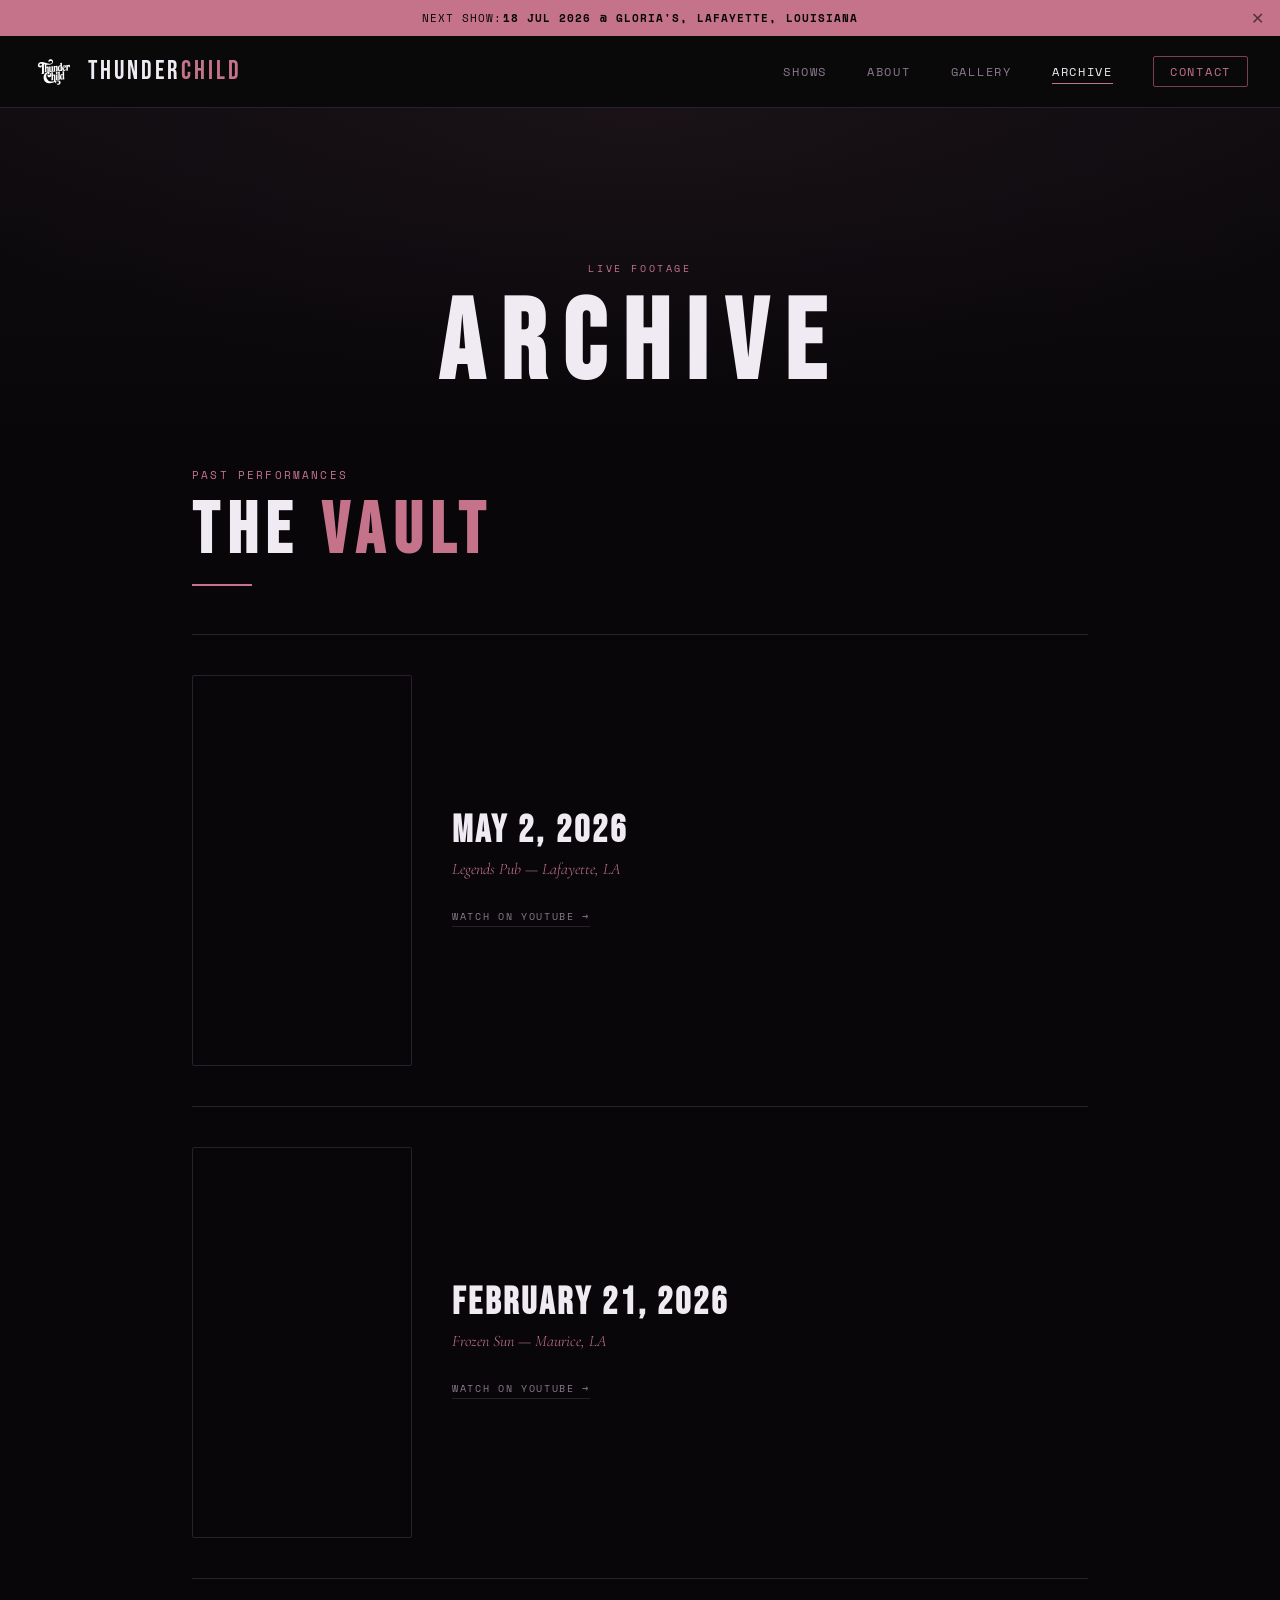
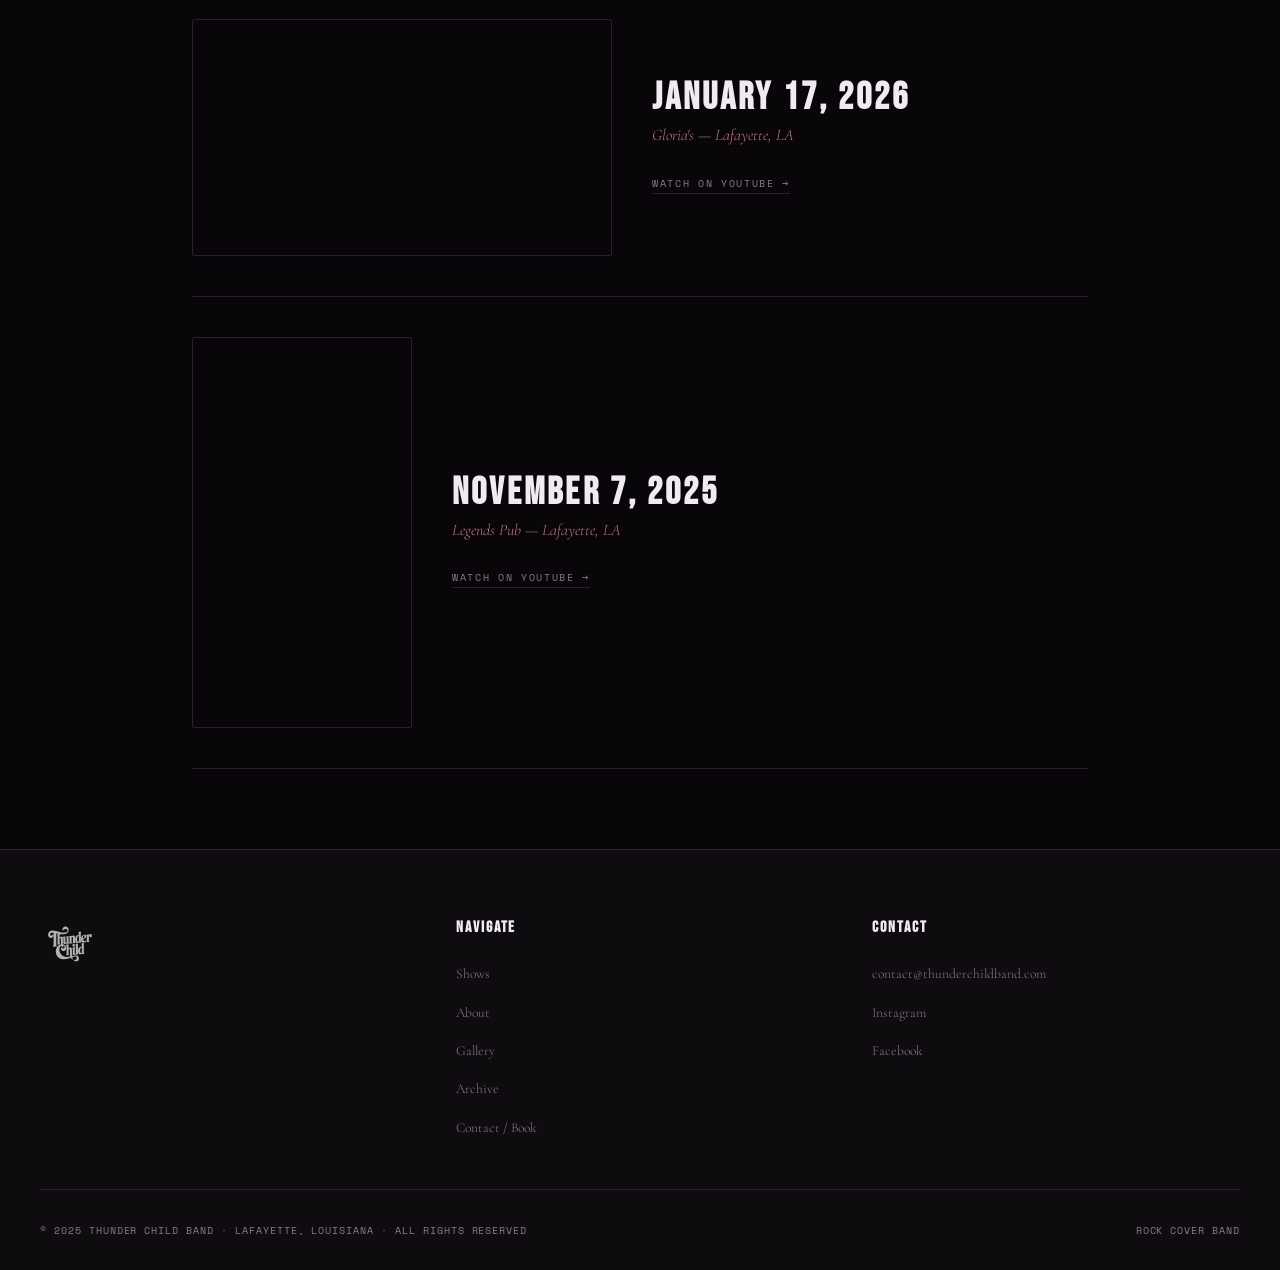
<file: archive.html>
<!DOCTYPE html>
<html lang="en">
<head>
  <meta charset="UTF-8">
  <meta name="viewport" content="width=device-width, initial-scale=1.0">
  <title>Thunder Child — Archive</title>
  <meta name="description" content="Watch Thunder Child live performance clips from past shows.">
  <link rel="stylesheet" href="style.css">
  <style>
    .archive-container {
      max-width: 960px;
      margin: 0 auto;
      padding: 0 2rem 5rem;
    }

    .archive-show {
      display: flex;
      gap: 2.5rem;
      margin-bottom: 0;
      padding: 2.5rem 0;
      border-bottom: 1px solid var(--border);
      align-items: center;
      transition: background 0.3s;
    }
    .archive-show:first-of-type { border-top: 1px solid var(--border); }
    .archive-show:hover { background: rgba(196,115,138,0.03); }

    /* 16:9 horizontal */
    .archive-video {
      width: 420px;
      aspect-ratio: 16 / 9;
      flex-shrink: 0;
      overflow: hidden;
      border: 1px solid var(--border);
      border-radius: 2px;
    }

    /* 9:16 vertical Shorts */
    .short-video {
      width: 220px;
      aspect-ratio: 9 / 16;
    }

    .archive-video iframe {
      width: 100%;
      height: 100%;
      border: none;
      display: block;
    }

    .archive-details {
      flex: 1;
    }
    .archive-details h2 {
      font-family: var(--font-display);
      font-size: 2.4rem;
      letter-spacing: 0.08em;
      color: var(--white);
      margin-bottom: 0.3rem;
      line-height: 1;
    }
    .archive-details .venue {
      font-size: 1rem;
      color: var(--gold);
      font-style: italic;
      margin-bottom: 1.2rem;
    }
    .archive-details .watch-link {
      font-family: var(--font-mono);
      font-size: 0.65rem;
      letter-spacing: 0.16em;
      text-transform: uppercase;
      color: var(--dim);
      border-bottom: 1px solid var(--border);
      padding-bottom: 2px;
      transition: color 0.2s, border-color 0.2s;
    }
    .archive-show:hover .archive-details .watch-link {
      color: var(--gold);
      border-color: var(--gold);
    }

    @media (max-width: 768px) {
      .archive-show { flex-direction: column; align-items: flex-start; gap: 1.5rem; }
      .archive-video { width: 100%; }
      .short-video { width: 100%; max-width: 320px; }
    }
  </style>
</head>
<body>

  <div class="announcement-bar" id="announcement-bar"></div>

  <nav class="site-nav" role="navigation">
    <a href="index.html" class="nav-logo" aria-label="Thunder Child Home">
      <img src="assets/tc-new.svg" alt="Thunder Child logo">
      <span class="nav-logo-text">THUNDER<span>CHILD</span></span>
    </a>
    <ul class="nav-links" role="list">
      <li><a href="shows.html">Shows</a></li>
      <li><a href="about.html">About</a></li>
      <li><a href="gallery.html">Gallery</a></li>
      <li><a href="archive.html">Archive</a></li>
      <li><a href="contact.html" class="cta-link">Contact</a></li>
    </ul>
    <button class="nav-toggle" id="nav-toggle" aria-label="Toggle menu">
      <span></span><span></span><span></span>
    </button>
  </nav>
  <nav class="nav-mobile" id="nav-mobile">
    <a href="shows.html">Shows</a>
    <a href="about.html">About</a>
    <a href="gallery.html">Gallery</a>
    <a href="archive.html">Archive</a>
    <a href="contact.html">Contact</a>
  </nav>

  <header class="page-header">
    <div class="page-header-inner">
      <p class="page-header-subtitle">Live Footage</p>
      <h1 class="page-header-title">ARCHIVE</h1>
    </div>
  </header>

  <main>
    <div class="section archive-container">

      <p class="section-subtitle">Past Performances</p>
      <h2 class="section-title">The <span>Vault</span></h2>
      <span class="section-line"></span>

      <div class="archive-show">
        <div class="archive-video short-video">
          <iframe src="https://www.youtube.com/embed/ZOvPCTSVaPM"
            title="Legends Pub 5/2/26" frameborder="0"
            allow="accelerometer; autoplay; clipboard-write; encrypted-media; gyroscope; picture-in-picture; web-share"
            allowfullscreen></iframe>
        </div>
        <div class="archive-details">
          <h2>May 2, 2026</h2>
          <p class="venue">Legends Pub — Lafayette, LA</p>
          <a href="https://www.youtube.com/watch?v=ZOvPCTSVaPM" target="_blank" rel="noopener" class="watch-link">Watch on YouTube →</a>
        </div>
      </div>

      <div class="archive-show">
        <div class="archive-video short-video">
          <iframe src="https://www.youtube.com/embed/Nn9TwPXHtVw"
            title="Frozen Sun 2/21/26" frameborder="0"
            allow="accelerometer; autoplay; clipboard-write; encrypted-media; gyroscope; picture-in-picture; web-share"
            allowfullscreen></iframe>
        </div>
        <div class="archive-details">
          <h2>February 21, 2026</h2>
          <p class="venue">Frozen Sun — Maurice, LA</p>
          <a href="https://www.youtube.com/watch?v=Nn9TwPXHtVw" target="_blank" rel="noopener" class="watch-link">Watch on YouTube →</a>
        </div>
      </div>

      <div class="archive-show">
        <div class="archive-video">
          <iframe src="https://www.youtube.com/embed/-hg2nxXHioo"
            title="Gloria's 1/17/26" frameborder="0"
            allow="accelerometer; autoplay; clipboard-write; encrypted-media; gyroscope; picture-in-picture"
            allowfullscreen></iframe>
        </div>
        <div class="archive-details">
          <h2>January 17, 2026</h2>
          <p class="venue">Gloria's — Lafayette, LA</p>
          <a href="https://www.youtube.com/watch?v=-hg2nxXHioo" target="_blank" rel="noopener" class="watch-link">Watch on YouTube →</a>
        </div>
      </div>

      <div class="archive-show">
        <div class="archive-video short-video">
          <iframe src="https://www.youtube.com/embed/EGiMKe_sge0"
            title="Legends Pub 11/7/25" frameborder="0"
            allow="accelerometer; autoplay; clipboard-write; encrypted-media; gyroscope; picture-in-picture; web-share"
            allowfullscreen></iframe>
        </div>
        <div class="archive-details">
          <h2>November 7, 2025</h2>
          <p class="venue">Legends Pub — Lafayette, LA</p>
          <a href="https://www.youtube.com/watch?v=EGiMKe_sge0" target="_blank" rel="noopener" class="watch-link">Watch on YouTube →</a>
        </div>
      </div>

    </div>
  </main>

  <footer class="site-footer">
    <div class="footer-inner">
      <div>
        <img src="assets/tc-new.svg" alt="Thunder Child" class="footer-brand-logo">
      </div>
      <div>
        <h4 class="footer-col-title">Navigate</h4>
        <ul class="footer-links">
          <li><a href="shows.html">Shows</a></li>
          <li><a href="about.html">About</a></li>
          <li><a href="gallery.html">Gallery</a></li>
          <li><a href="archive.html">Archive</a></li>
          <li><a href="contact.html">Contact / Book</a></li>
        </ul>
      </div>
      <div>
        <h4 class="footer-col-title">Contact</h4>
        <ul class="footer-links">
          <li><a href="mailto:contact@thunderchildband.com">contact@thunderchildband.com</a></li>
          <li><a href="https://instagram.com/thunderchildband" target="_blank" rel="noopener">Instagram</a></li>
          <li><a href="https://facebook.com/thunderchildbandLA" target="_blank" rel="noopener">Facebook</a></li>
        </ul>
      </div>
    </div>
    <div class="footer-bottom">
      <span>© 2025 Thunder Child Band · Lafayette, Louisiana · All Rights Reserved</span>
      <span>Rock Cover Band</span>
    </div>
  </footer>

  <script src="shows-data.js"></script>
  <script src="nav.js"></script>
</body>
</html>
</file>
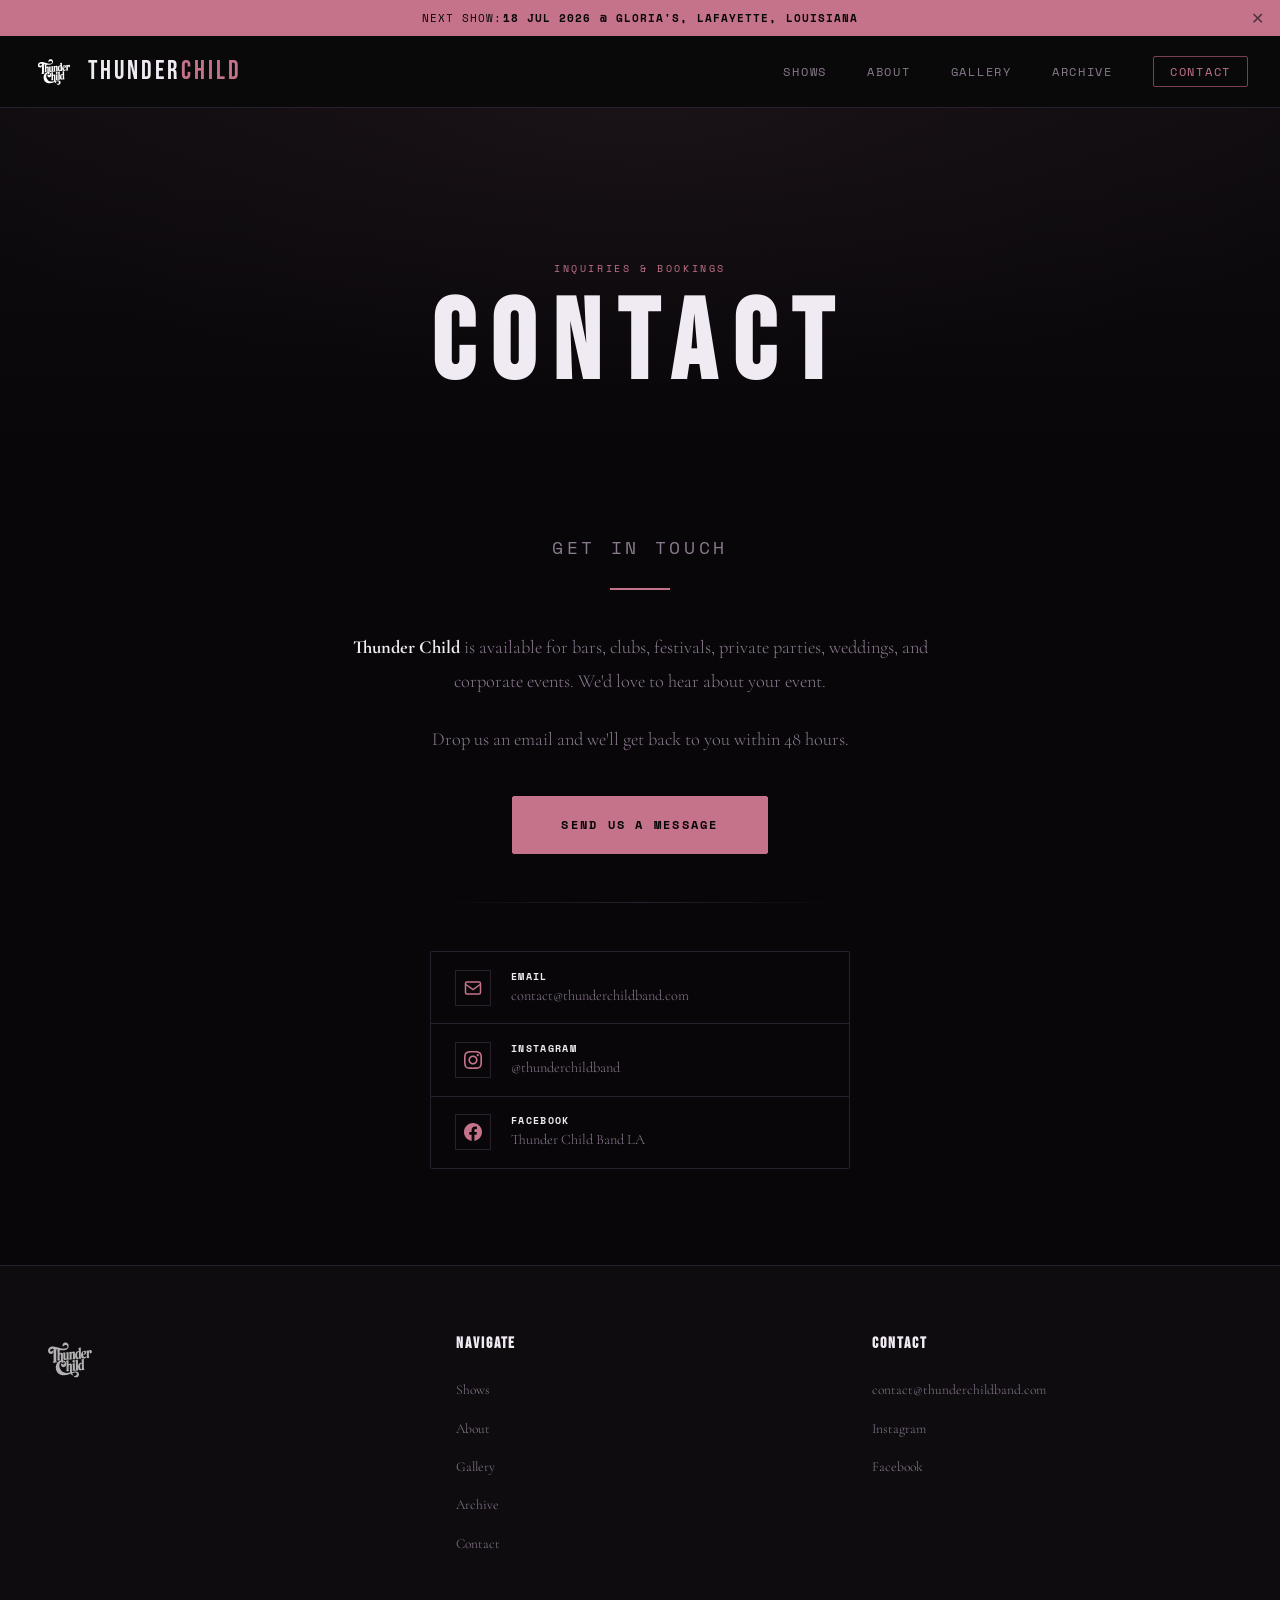
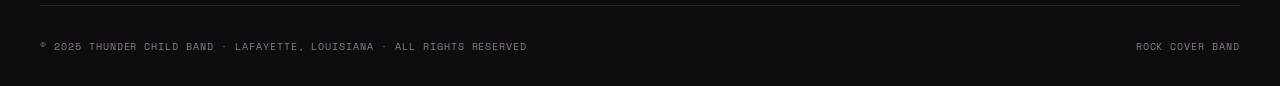
<file: contact.html>
<!DOCTYPE html>
<html lang="en">
<head>
  <meta charset="UTF-8">
  <meta name="viewport" content="width=device-width, initial-scale=1.0">
  <title>Thunder Child — Contact &amp; Booking</title>
  <meta name="description" content="Contact Thunder Child to book them for your event or get in touch.">
  <link rel="stylesheet" href="style.css">
  <style>
    .contact-page {
      max-width: 700px;
      margin: 0 auto;
      text-align: center;
      padding: 4rem 2rem 6rem;
    }
    .contact-page p {
      font-size: 1.15rem;
      line-height: 1.85;
      color: var(--dim);
      margin-bottom: 1.5rem;
    }
    .contact-page p strong { color: var(--white); }

    .contact-divider {
      height: 1px;
      background: linear-gradient(to right, transparent, var(--border), transparent);
      margin: 3rem auto;
      max-width: 400px;
    }

    .contact-details {
      display: flex;
      flex-direction: column;
      gap: 0;
      max-width: 420px;
      margin: 0 auto;
      text-align: left;
    }
    .contact-detail-row {
      display: flex;
      align-items: center;
      gap: 1.25rem;
      padding: 1.1rem 1.5rem;
      border: 1px solid var(--border);
      border-bottom: none;
      color: var(--dim);
      transition: background var(--transition), color var(--transition), border-color var(--transition);
    }
    .contact-detail-row:first-child { border-radius: 2px 2px 0 0; }
    .contact-detail-row:last-child { border-bottom: 1px solid var(--border); border-radius: 0 0 2px 2px; }
    .contact-detail-row:hover { background: var(--charcoal); color: var(--white); border-color: var(--gold-dk); }
    .contact-detail-icon {
      width: 36px; height: 36px; flex-shrink: 0;
      border: 1px solid var(--border);
      display: flex; align-items: center; justify-content: center;
      color: var(--gold);
    }
    .contact-detail-icon svg { width: 18px; height: 18px; }
    .contact-detail-text { font-size: 0.9rem; line-height: 1.4; }
    .contact-detail-text strong {
      display: block;
      font-family: var(--font-mono);
      font-size: 0.6rem;
      letter-spacing: 0.14em;
      text-transform: uppercase;
      color: var(--white);
      margin-bottom: 0.15rem;
    }

    .btn-email {
      display: inline-block;
      font-family: var(--font-mono);
      font-size: 0.78rem;
      letter-spacing: 0.18em;
      text-transform: uppercase;
      padding: 1.1rem 3rem;
      background: var(--gold);
      color: var(--black);
      border: 1px solid var(--gold);
      border-radius: 2px;
      font-weight: 700;
      transition: all var(--transition);
      margin-top: 1rem;
    }
    .btn-email:hover {
      background: var(--gold-lt);
      border-color: var(--gold-lt);
      transform: translateY(-2px);
      box-shadow: 0 8px 24px rgba(196,115,138,0.3);
    }
  </style>
</head>
<body>

  <div class="announcement-bar" id="announcement-bar"></div>

  <nav class="site-nav" role="navigation">
    <a href="index.html" class="nav-logo" aria-label="Thunder Child Home">
      <img src="assets/tc-new.svg" alt="Thunder Child logo">
      <span class="nav-logo-text">THUNDER<span>CHILD</span></span>
    </a>
    <ul class="nav-links" role="list">
      <li><a href="shows.html">Shows</a></li>
      <li><a href="about.html">About</a></li>
      <li><a href="gallery.html">Gallery</a></li>
      <li><a href="archive.html">Archive</a></li>
      <li><a href="contact.html" class="cta-link">Contact</a></li>
    </ul>
    <button class="nav-toggle" id="nav-toggle" aria-label="Toggle menu">
      <span></span><span></span><span></span>
    </button>
  </nav>
  <nav class="nav-mobile" id="nav-mobile">
    <a href="shows.html">Shows</a>
    <a href="about.html">About</a>
    <a href="gallery.html">Gallery</a>
    <a href="archive.html">Archive</a>
    <a href="contact.html">Contact</a>
  </nav>

  <header class="page-header">
    <div class="page-header-inner">
      <p class="page-header-subtitle">Inquiries &amp; Bookings</p>
      <h1 class="page-header-title">CONTACT</h1>
    </div>
  </header>

  <main>
    <div class="section contact-page">

      <p class="section-subtitle reveal">Get in Touch</p>
      <span class="section-line reveal" style="margin: 0 auto 2.5rem;"></span>

      <p class="reveal">
        <strong>Thunder Child</strong> is available for bars, clubs, festivals, private parties,
        weddings, and corporate events. We'd love to hear about your event.
      </p>
      <p class="reveal">
        Drop us an email and we'll get back to you within 48 hours.
      </p>

      <a href="mailto:contact@thunderchildband.com" class="btn-email reveal">
        Send Us a Message
      </a>

      <div class="contact-divider reveal"></div>

      <div class="contact-details reveal">
        <a href="mailto:contact@thunderchildband.com" class="contact-detail-row">
          <div class="contact-detail-icon">
            <svg viewBox="0 0 24 24" fill="none" stroke="currentColor" stroke-width="2"><rect x="2" y="4" width="20" height="16" rx="2"/><path d="m2 7 10 7 10-7"/></svg>
          </div>
          <div class="contact-detail-text">
            <strong>Email</strong>
            contact@thunderchildband.com
          </div>
        </a>
        <a href="https://instagram.com/thunderchildband" class="contact-detail-row" target="_blank" rel="noopener">
          <div class="contact-detail-icon">
            <svg viewBox="0 0 24 24" fill="currentColor"><path d="M12 2.163c3.204 0 3.584.012 4.85.07 3.252.148 4.771 1.691 4.919 4.919.058 1.265.069 1.645.069 4.849 0 3.205-.012 3.584-.069 4.849-.149 3.225-1.664 4.771-4.919 4.919-1.266.058-1.644.07-4.85.07-3.204 0-3.584-.012-4.849-.07-3.26-.149-4.771-1.699-4.919-4.92-.058-1.265-.07-1.644-.07-4.849 0-3.204.013-3.583.07-4.849.149-3.227 1.664-4.771 4.919-4.919 1.266-.057 1.645-.069 4.849-.069zm0-2.163c-3.259 0-3.667.014-4.947.072-4.358.2-6.78 2.618-6.98 6.98-.059 1.281-.073 1.689-.073 4.948 0 3.259.014 3.668.072 4.948.2 4.358 2.618 6.78 6.98 6.98 1.281.058 1.689.072 4.948.072 3.259 0 3.668-.014 4.948-.072 4.354-.2 6.782-2.618 6.979-6.98.059-1.28.073-1.689.073-4.948 0-3.259-.014-3.667-.072-4.947-.196-4.354-2.617-6.78-6.979-6.98-1.281-.059-1.69-.073-4.949-.073zm0 5.838c-3.403 0-6.162 2.759-6.162 6.162s2.759 6.163 6.162 6.163 6.162-2.759 6.162-6.163c0-3.403-2.759-6.162-6.162-6.162zm0 10.162c-2.209 0-4-1.79-4-4 0-2.209 1.791-4 4-4s4 1.791 4 4c0 2.21-1.791 4-4 4zm6.406-11.845c-.796 0-1.441.645-1.441 1.44s.645 1.44 1.441 1.44c.795 0 1.439-.645 1.439-1.44s-.644-1.44-1.439-1.44z"/></svg>
          </div>
          <div class="contact-detail-text">
            <strong>Instagram</strong>
            @thunderchildband
          </div>
        </a>
        <a href="https://facebook.com/thunderchildbandLA" class="contact-detail-row" target="_blank" rel="noopener">
          <div class="contact-detail-icon">
            <svg viewBox="0 0 24 24" fill="currentColor"><path d="M24 12.073c0-6.627-5.373-12-12-12s-12 5.373-12 12c0 5.99 4.388 10.954 10.125 11.854v-8.385H7.078v-3.47h3.047V9.43c0-3.007 1.792-4.669 4.533-4.669 1.312 0 2.686.235 2.686.235v2.953H15.83c-1.491 0-1.956.925-1.956 1.874v2.25h3.328l-.532 3.47h-2.796v8.385C19.612 23.027 24 18.062 24 12.073z"/></svg>
          </div>
          <div class="contact-detail-text">
            <strong>Facebook</strong>
            Thunder Child Band LA
          </div>
        </a>
      </div>

    </div>
  </main>

  <footer class="site-footer">
    <div class="footer-inner">
      <div>
        <img src="assets/tc-new.svg" alt="Thunder Child" class="footer-brand-logo">
      </div>
      <div>
        <h4 class="footer-col-title">Navigate</h4>
        <ul class="footer-links">
          <li><a href="shows.html">Shows</a></li>
          <li><a href="about.html">About</a></li>
          <li><a href="gallery.html">Gallery</a></li>
          <li><a href="archive.html">Archive</a></li>
          <li><a href="contact.html">Contact</a></li>
        </ul>
      </div>
      <div>
        <h4 class="footer-col-title">Contact</h4>
        <ul class="footer-links">
          <li><a href="mailto:contact@thunderchildband.com">contact@thunderchildband.com</a></li>
          <li><a href="https://instagram.com/thunderchildband" target="_blank" rel="noopener">Instagram</a></li>
          <li><a href="https://facebook.com/thunderchildbandLA" target="_blank" rel="noopener">Facebook</a></li>
        </ul>
      </div>
    </div>
    <div class="footer-bottom">
      <span>© 2025 Thunder Child Band · Lafayette, Louisiana · All Rights Reserved</span>
      <span>Rock Cover Band</span>
    </div>
  </footer>

  <script src="shows-data.js"></script>
  <script src="nav.js"></script>
</body>
</html>
</file>
<file: style.css>
/* ============================================================
   THUNDER CHILD — style.css
   Dark rock aesthetic: near-black, dusty rose/mauve accents
   Fonts: Bebas Neue (display) + Cormorant Garamond (body)
   ============================================================ */

@import url('https://fonts.googleapis.com/css2?family=Bebas+Neue&family=Cormorant+Garamond:ital,wght@0,300;0,400;0,600;1,300;1,400&family=Space+Mono:wght@400;700&display=swap');

/* ---------- CSS Variables ---------- */
:root {
  --black:   #080609;
  --deep:    #0f0c10;
  --charcoal:#1a151c;
  --gold:    #c4738a;
  --gold-lt: #d9909f;
  --gold-dk: #7a3f52;
  --white:   #f0eaf2;
  --dim:     #8a7a8e;
  --border:  #2a1f2d;

  --font-display: 'Bebas Neue', 'Impact', sans-serif;
  --font-body:    'Cormorant Garamond', Georgia, serif;
  --font-mono:    'Space Mono', monospace;

  --nav-h: 72px;
  --max-w: 1200px;
  --transition: 0.3s cubic-bezier(0.25, 0.46, 0.45, 0.94);
}

/* ---------- Reset ---------- */
*, *::before, *::after { box-sizing: border-box; margin: 0; padding: 0; }
html { scroll-behavior: smooth; font-size: 16px; }
body {
  background: var(--black);
  color: var(--white);
  font-family: var(--font-body);
  font-weight: 300;
  line-height: 1.7;
  overflow-x: hidden;
}
img { display: block; max-width: 100%; }
a { color: inherit; text-decoration: none; }
ul { list-style: none; }

/* ---------- Scrollbar ---------- */
::-webkit-scrollbar { width: 6px; }
::-webkit-scrollbar-track { background: var(--deep); }
::-webkit-scrollbar-thumb { background: var(--gold-dk); border-radius: 3px; }

/* ============================================================
   NAV
   ============================================================ */
.site-nav {
  position: fixed; top: 0; left: 0; right: 0; z-index: 1000;
  height: var(--nav-h);
  display: flex; align-items: center; justify-content: space-between;
  padding: 0 2rem;
  background: rgba(10,10,10,0.92);
  backdrop-filter: blur(12px);
  border-bottom: 1px solid var(--border);
  transition: background var(--transition);
}
.site-nav.scrolled {
  background: rgba(10,10,10,0.98);
  border-bottom-color: var(--gold-dk);
}
.nav-logo { display: flex; align-items: center; gap: 0.75rem; }
.nav-logo img { height: 44px; width: 44px; filter: invert(1); }
.nav-logo-text {
  font-family: var(--font-display);
  font-size: 1.6rem;
  letter-spacing: 0.12em;
  color: var(--white);
  line-height: 1;
}
.nav-logo-text span { color: var(--gold); }
.nav-links { display: flex; gap: 2.5rem; align-items: center; }
.nav-links a {
  font-family: var(--font-mono);
  font-size: 0.72rem;
  letter-spacing: 0.15em;
  text-transform: uppercase;
  color: var(--dim);
  transition: color var(--transition);
  position: relative;
}
.nav-links a::after {
  content: '';
  position: absolute; bottom: -4px; left: 0; right: 0;
  height: 1px; background: var(--gold);
  transform: scaleX(0); transform-origin: left;
  transition: transform var(--transition);
}
.nav-links a:hover, .nav-links a.active { color: var(--white); }
.nav-links a:hover::after, .nav-links a.active::after { transform: scaleX(1); }
.nav-links a.cta-link {
  color: var(--gold);
  border: 1px solid var(--gold-dk);
  padding: 0.4rem 1rem;
  border-radius: 2px;
}
.nav-links a.cta-link:hover {
  background: var(--gold);
  color: var(--black);
}
.nav-links a.cta-link::after { display: none; }

/* Hamburger */
.nav-toggle {
  display: none;
  flex-direction: column; gap: 5px;
  cursor: pointer; background: none; border: none; padding: 4px;
}
.nav-toggle span {
  display: block; width: 26px; height: 2px;
  background: var(--white);
  transition: var(--transition);
}
.nav-toggle.open span:nth-child(1) { transform: rotate(45deg) translate(5px, 5px); }
.nav-toggle.open span:nth-child(2) { opacity: 0; }
.nav-toggle.open span:nth-child(3) { transform: rotate(-45deg) translate(5px, -5px); }

/* Mobile menu */
.nav-mobile {
  display: none; position: fixed;
  top: var(--nav-h); left: 0; right: 0;
  background: rgba(10,10,10,0.98);
  padding: 2rem;
  border-bottom: 1px solid var(--border);
  flex-direction: column; gap: 1.5rem;
  z-index: 999;
}
.nav-mobile.open { display: flex; }
.nav-mobile a {
  font-family: var(--font-display);
  font-size: 2rem;
  letter-spacing: 0.1em;
  color: var(--dim);
  transition: color var(--transition);
}
.nav-mobile a:hover, .nav-mobile a.active { color: var(--gold); }

/* ============================================================
   ANNOUNCEMENT BANNER
   ============================================================ */
:root { --banner-h: 36px; }

.announcement-bar {
  display: none;
  position: fixed; top: 0; left: 0; right: 0; z-index: 1001;
  height: var(--banner-h);
  background: var(--gold);
  color: var(--black);
  font-family: var(--font-mono);
  font-size: 0.68rem;
  letter-spacing: 0.1em;
  text-transform: uppercase;
  overflow: hidden;
}

/* Desktop: centered static text */
.banner-inner {
  display: flex;
  align-items: center;
  justify-content: center;
  height: 100%;
  padding: 0 3rem;
  white-space: nowrap;
}
.announcement-bar a {
  font-weight: 700;
  text-decoration: underline;
  text-decoration-color: rgba(0,0,0,0.4);
}
.announcement-bar .dismiss {
  position: absolute; right: 1rem; top: 50%; transform: translateY(-50%);
  background: none; border: none; cursor: pointer;
  font-size: 1rem; color: var(--black); opacity: 0.6;
  transition: opacity var(--transition);
}
.announcement-bar .dismiss:hover { opacity: 1; }

/* Mobile: ticker scroll */
@media (max-width: 768px) {
  .banner-inner {
    justify-content: flex-start;
    padding: 0 2.5rem 0 0;
    animation: ticker 18s linear infinite;
  }
  .banner-inner:hover { animation-play-state: paused; }
}
@keyframes ticker {
  0%   { transform: translateX(100vw); }
  100% { transform: translateX(-100%); }
}

body.has-banner .site-nav { top: var(--banner-h); }
body.has-banner { padding-top: calc(var(--nav-h) + var(--banner-h)); }
body.has-banner.home-page { padding-top: 0; }

/* ============================================================
   HERO — HOME
   ============================================================ */
.hero {
  position: relative; min-height: 100vh;
  display: flex; flex-direction: column;
  align-items: center; justify-content: center;
  overflow: hidden;
  padding: 0 2rem;
}
.hero-bg {
  position: absolute; inset: 0;
  background:
    radial-gradient(ellipse 80% 60% at 50% 40%, rgba(196,115,138,0.08) 0%, transparent 70%),
    linear-gradient(to bottom, var(--black) 0%, #0b080d 100%);
}
/* Grain overlay */
.hero-bg::after {
  content: '';
  position: absolute; inset: 0;
  background-image: url("data:image/svg+xml,%3Csvg viewBox='0 0 256 256' xmlns='http://www.w3.org/2000/svg'%3E%3Cfilter id='noise'%3E%3CfeTurbulence type='fractalNoise' baseFrequency='0.9' numOctaves='4' stitchTiles='stitch'/%3E%3C/filter%3E%3Crect width='100%25' height='100%25' filter='url(%23noise)' opacity='0.04'/%3E%3C/svg%3E");
  opacity: 0.5; pointer-events: none;
}
.hero-logo-wrap {
  position: relative; z-index: 2;
  display: flex; flex-direction: column; align-items: center;
  animation: heroFadeUp 1.2s ease both;
}
.hero-logo {
  width: min(340px, 72vw);
  filter: invert(1) brightness(1.1);
  margin-bottom: 2rem;
}
.hero-title {
  font-family: var(--font-display);
  font-size: clamp(4rem, 14vw, 10rem);
  letter-spacing: 0.18em;
  line-height: 0.9;
  text-align: center;
  color: var(--white);
  text-shadow: 0 0 80px rgba(196,115,138,0.2);
}
.hero-title em { color: var(--gold); font-style: normal; }
.hero-sub {
  font-family: var(--font-mono);
  font-size: 0.72rem;
  letter-spacing: 0.25em;
  text-transform: uppercase;
  color: var(--gold);
  margin-top: 1.5rem;
  animation: heroFadeUp 1.2s 0.2s ease both;
}
.hero-cta-row {
  display: flex; gap: 1rem; margin-top: 3rem;
  animation: heroFadeUp 1.2s 0.4s ease both;
  flex-wrap: wrap; justify-content: center;
}
@keyframes heroFadeUp {
  from { opacity: 0; transform: translateY(30px); }
  to   { opacity: 1; transform: translateY(0); }
}

/* Ken Burns hero slideshow */
.hero-slideshow {
  position: absolute;
  inset: 0;
  z-index: 1;
  overflow: hidden;
}
.hero-overlay {
  position: absolute;
  inset: 0;
  background: rgba(8, 6, 9, 0.6);
  z-index: 2;
  pointer-events: none;
}
.hero-logo-wrap,
.hero-cta-row,
.hero svg {
  position: relative;
  z-index: 10;
}
.kb-slide {
  position: absolute;
  inset: 0;
  background-size: cover;
  background-position: center;
  opacity: 0;
  z-index: 1;
  transform: scale(1);
  transition: opacity 2s ease-in-out, transform 8s linear;
}
.kb-slide.active {
  opacity: 1;
  z-index: 2;
  transform: scale(1.1);
}
/* ============================================================
   PARALLAX SECTIONS (home page sections with BG images)
   ============================================================ */
.parallax-section {
  position: relative;
  min-height: 60vh;
  display: flex; align-items: center; justify-content: center;
  overflow: hidden;
}
.parallax-bg {
  position: absolute; inset: -20%;
  background-size: cover;
  background-position: center;
  background-attachment: fixed;
  transition: transform 0.1s linear;
}
.parallax-bg::after {
  content: '';
  position: absolute; inset: 0;
  background: rgba(10,10,10,0.72);
}
.parallax-content {
  position: relative; z-index: 2;
  text-align: center; padding: 5rem 2rem;
  max-width: 700px;
}

/* ============================================================
   BUTTONS
   ============================================================ */
.btn {
  display: inline-block;
  font-family: var(--font-mono);
  font-size: 0.72rem;
  letter-spacing: 0.18em;
  text-transform: uppercase;
  padding: 0.9rem 2.2rem;
  border: 1px solid;
  cursor: pointer;
  transition: all var(--transition);
  border-radius: 2px;
}
.btn-gold {
  background: var(--gold);
  color: var(--black);
  border-color: var(--gold);
}
.btn-gold:hover {
  background: var(--gold-lt);
  border-color: var(--gold-lt);
  transform: translateY(-2px);
  box-shadow: 0 8px 24px rgba(200,146,42,0.3);
}
.btn-outline {
  background: transparent;
  color: var(--white);
  border-color: var(--border);
}
.btn-outline:hover {
  border-color: var(--gold);
  color: var(--gold);
  transform: translateY(-2px);
}

/* ============================================================
   SECTIONS / LAYOUT
   ============================================================ */
.section {
  padding: 6rem 2rem;
  max-width: var(--max-w);
  margin: 0 auto;
}
.section-full {
  padding: 6rem 2rem;
}
.section-title {
  font-family: var(--font-display);
  font-size: clamp(2.5rem, 6vw, 4.5rem);
  letter-spacing: 0.12em;
  line-height: 1;
  margin-bottom: 1rem;
  color: var(--white);
}
.section-title span { color: var(--gold); }
.section-line {
  display: block; width: 60px; height: 2px;
  background: var(--gold); margin-bottom: 3rem;
}
.section-subtitle {
  font-family: var(--font-mono);
  font-size: 0.68rem;
  letter-spacing: 0.2em;
  text-transform: uppercase;
  color: var(--gold);
  margin-bottom: 0.75rem;
}

/* ============================================================
   HOME — NEXT SHOW TEASER
   ============================================================ */
.next-show-teaser {
  background: var(--charcoal);
  border: 1px solid var(--border);
  border-left: 3px solid var(--gold);
  padding: 2.5rem 3rem;
  display: flex; align-items: center; gap: 3rem;
  flex-wrap: wrap;
}
.next-show-date {
  font-family: var(--font-display);
  font-size: 3.5rem;
  color: var(--gold);
  line-height: 1;
  white-space: nowrap;
}
.next-show-info h3 {
  font-family: var(--font-display);
  font-size: 1.8rem;
  letter-spacing: 0.1em;
  margin-bottom: 0.25rem;
}
.next-show-info p {
  font-size: 0.9rem;
  color: var(--dim);
  font-style: italic;
}

/* ============================================================
   HOME — ABOUT STRIP
   ============================================================ */
.home-about {
  display: grid; grid-template-columns: 1fr 1fr;
  gap: 5rem; align-items: center;
}
.home-about-text p {
  font-size: 1.15rem;
  line-height: 1.8;
  color: var(--dim);
  margin-bottom: 1.5rem;
}
.home-about-text p strong { color: var(--white); font-weight: 600; }
.home-about-img {
  position: relative;
}
.home-about-img img {
  width: 100%; aspect-ratio: 4/5; object-fit: cover;
  filter: grayscale(30%);
}
.home-about-img::before {
  content: '';
  position: absolute; top: -12px; left: -12px; right: 12px; bottom: 12px;
  border: 1px solid var(--gold-dk); z-index: -1;
}

/* ============================================================
   HOME — SOCIAL ROW
   ============================================================ */
.social-row {
  display: flex; gap: 1.5rem; flex-wrap: wrap;
}
.social-link {
  display: flex; align-items: center; gap: 0.6rem;
  font-family: var(--font-mono); font-size: 0.68rem;
  letter-spacing: 0.1em; text-transform: uppercase;
  color: var(--dim); transition: color var(--transition);
}
.social-link:hover { color: var(--gold); }
.social-link svg { width: 18px; height: 18px; }

/* ============================================================
   SHOWS PAGE — accordion layout
   ============================================================ */
.shows-list { display: flex; flex-direction: column; gap: 3px; }

.show-card {
  display: block;
  background: var(--charcoal);
  border: 1px solid var(--border);
  border-left: 3px solid transparent;
  transition: border-left-color var(--transition);
}
.show-card:not(.past):hover { border-left-color: var(--gold-dk); }
.show-card.open { border-left-color: var(--gold); background: var(--deep); }

.show-card-header {
  display: flex;
  align-items: center;
  gap: 1.5rem;
  padding: 1.5rem 2rem;
  cursor: pointer;
  user-select: none;
}
.show-card.past .show-card-header { cursor: default; }

.show-date-block { text-align: center; flex-shrink: 0; width: 70px; }
.show-day { font-family: var(--font-display); font-size: 2.8rem; line-height: 1; color: var(--gold); }
.show-month-year { font-family: var(--font-mono); font-size: 0.58rem; letter-spacing: 0.14em; text-transform: uppercase; color: var(--dim); }

.show-divider { width: 1px; height: 48px; background: var(--border); flex-shrink: 0; }

.show-info-col { flex: 1; }
.show-venue { font-family: var(--font-display); font-size: 1.8rem; letter-spacing: 0.05em; line-height: 1.1; }
.show-location { font-size: 0.88rem; color: var(--dim); font-style: italic; margin-top: 0.2rem; }

.show-toggle-icon {
  width: 30px; height: 30px; flex-shrink: 0;
  border: 1px solid var(--border); border-radius: 50%;
  display: flex; align-items: center; justify-content: center;
  color: var(--dim); margin-left: auto;
  transition: transform 0.3s, border-color 0.3s, color 0.3s;
}
.show-card.past .show-toggle-icon { visibility: hidden; }

.show-panel { display: none; }
.show-card.open .show-panel { display: block; }

.show-panel-inner {
  border-top: 1px solid var(--border);
  padding: 2rem;
  display: flex;
  gap: 2.5rem;
  align-items: flex-start;
}
.show-panel-flyer { flex-shrink: 0; width: 160px; }
.show-panel-flyer img { width: 100%; display: block; border: 1px solid var(--border); padding: 6px; background: var(--charcoal); }
.show-panel-details { flex: 1; }
.show-detail-row { display: flex; gap: 1rem; margin-bottom: 0.7rem; align-items: baseline; }
.show-detail-label { font-family: var(--font-mono); font-size: 0.58rem; letter-spacing: 0.15em; text-transform: uppercase; color: var(--gold); white-space: nowrap; min-width: 55px; flex-shrink: 0; }
.show-detail-value { font-size: 0.95rem; color: var(--white); }
.show-panel-actions { flex-shrink: 0; display: flex; flex-direction: column; gap: 0.75rem; }

.btn-rsvp {
  display: inline-block;
  font-family: var(--font-mono); font-size: 0.68rem;
  letter-spacing: 0.14em; text-transform: uppercase;
  padding: 0.75rem 1.5rem;
  background: var(--gold); color: var(--black);
  border: 1px solid var(--gold); border-radius: 2px;
  font-weight: 700; white-space: nowrap;
  transition: background 0.2s, transform 0.2s;
}
.btn-rsvp:hover { background: var(--gold-lt); transform: translateY(-2px); }

.btn-directions {
  font-family: var(--font-mono); font-size: 0.62rem;
  letter-spacing: 0.12em; text-transform: uppercase;
  color: var(--dim); text-decoration: underline; text-underline-offset: 3px;
}
.btn-directions:hover { color: var(--gold); }

.past-shows-divider { display: flex; align-items: center; gap: 1.5rem; margin: 3rem 0 1.5rem; }
.past-shows-divider span { font-family: var(--font-mono); font-size: 0.65rem; letter-spacing: 0.2em; text-transform: uppercase; color: var(--dim); white-space: nowrap; }
.past-shows-divider::before, .past-shows-divider::after { content: ''; flex: 1; height: 1px; background: var(--border); }
.show-card.past { opacity: 0.5; }

/* ============================================================
   ARCHIVE PAGE
   ============================================================ */
.archive-grid {
  display: grid;
  grid-template-columns: repeat(auto-fill, minmax(340px, 1fr));
  gap: 3rem;
}
.archive-item {}
.archive-video-wrap {
  position: relative; padding-bottom: 56.25%;
  overflow: hidden; background: var(--charcoal);
  border: 1px solid var(--border);
}
.archive-video-wrap iframe {
  position: absolute; inset: 0;
  width: 100%; height: 100%; border: none;
}
.archive-meta { padding: 1.25rem 0 0; }
.archive-meta-date {
  font-family: var(--font-mono); font-size: 0.65rem;
  letter-spacing: 0.18em; text-transform: uppercase;
  color: var(--gold); margin-bottom: 0.3rem;
}
.archive-meta-venue {
  font-family: var(--font-display);
  font-size: 1.4rem; letter-spacing: 0.08em;
  margin-bottom: 0.2rem;
}
.archive-meta-loc {
  font-size: 0.85rem; color: var(--dim); font-style: italic;
}

/* ============================================================
   GALLERY PAGE
   ============================================================ */
.gallery-masonry {
  columns: 3; column-gap: 1rem;
}
.gallery-item {
  break-inside: avoid; margin-bottom: 1rem;
  position: relative; overflow: hidden; cursor: pointer;
  border: 1px solid var(--border);
}
.gallery-item img {
  width: 100%; display: block;
  transition: transform 0.4s ease, filter 0.4s ease;
  filter: grayscale(20%);
}
.gallery-item:hover img {
  transform: scale(1.04);
  filter: grayscale(0%) brightness(1.05);
}
.gallery-item-overlay {
  position: absolute; inset: 0;
  background: rgba(200,146,42,0.12);
  opacity: 0; transition: opacity 0.3s;
}
.gallery-item:hover .gallery-item-overlay { opacity: 1; }

/* Lightbox */
.lightbox {
  position: fixed; inset: 0; z-index: 9999;
  background: rgba(0,0,0,0.95);
  display: flex; align-items: center; justify-content: center;
  opacity: 0; pointer-events: none;
  transition: opacity 0.3s;
}
.lightbox.open { opacity: 1; pointer-events: all; }
.lightbox-img {
  max-width: 90vw; max-height: 88vh;
  border: 1px solid var(--border);
  object-fit: contain;
}
.lightbox-close {
  position: absolute; top: 1.5rem; right: 2rem;
  font-size: 2rem; cursor: pointer; color: var(--dim);
  background: none; border: none;
  transition: color var(--transition);
}
.lightbox-close:hover { color: var(--gold); }
.lightbox-prev, .lightbox-next {
  position: absolute; top: 50%; transform: translateY(-50%);
  font-size: 2rem; cursor: pointer; color: var(--dim);
  background: none; border: none; padding: 1rem;
  transition: color var(--transition);
}
.lightbox-prev { left: 1rem; }
.lightbox-next { right: 1rem; }
.lightbox-prev:hover, .lightbox-next:hover { color: var(--gold); }

/* ============================================================
   ABOUT PAGE
   ============================================================ */
.about-hero {
  display: grid; grid-template-columns: 1fr 1.2fr;
  gap: 5rem; align-items: start;
}
.about-bio p {
  font-size: 1.1rem; line-height: 1.9;
  color: var(--dim); margin-bottom: 1.4rem;
}
.about-bio p strong { color: var(--white); }
.band-members {
  display: grid;
  grid-template-columns: repeat(5, 1fr);
  gap: 2rem;
  margin-top: 4rem;
}
.member-card {
  background: transparent;
  border: none;
  padding: 0;
  text-align: center;
  transition: transform var(--transition);
}
.member-card:hover { transform: translateY(-4px); }
.member-photo {
  width: 140px;
  height: 140px;
  border-radius: 50%;
  margin: 0 auto 1rem;
  overflow: hidden;
  border: none;
  background: var(--border);
  display: flex; align-items: center; justify-content: center;
}
.member-photo img {
  width: 100%; height: 100%;
  object-fit: cover;
  object-position: center top;
}
.member-photo span { font-size: 2.5rem; }
.member-name {
  font-family: var(--font-display);
  font-size: 1.2rem; letter-spacing: 0.08em;
  color: var(--white);
  margin-bottom: 0.2rem;
}
.member-instrument {
  font-family: var(--font-mono);
  font-size: 0.62rem;
  letter-spacing: 0.18em;
  text-transform: uppercase;
  color: var(--gold);
}
@media (max-width: 900px) {
  .band-members { grid-template-columns: repeat(3, 1fr); }
}
@media (max-width: 500px) {
  .band-members { grid-template-columns: repeat(2, 1fr); }
}

/* Remove offset border from about page photos */
.home-about-img::before { display: none; }

/* ============================================================
   CONTACT PAGE
   ============================================================ */
.contact-layout {
  display: grid; grid-template-columns: 1fr 1fr; gap: 5rem;
}
.contact-info h2 { margin-bottom: 2rem; }
.contact-info p {
  font-size: 1.05rem; line-height: 1.8;
  color: var(--dim); margin-bottom: 2rem;
}
.contact-detail {
  display: flex; align-items: flex-start; gap: 1rem; margin-bottom: 1.5rem;
}
.contact-detail-icon {
  width: 36px; height: 36px; flex-shrink: 0;
  border: 1px solid var(--border);
  display: flex; align-items: center; justify-content: center;
  color: var(--gold); font-size: 0.9rem;
}
.contact-detail-text { font-size: 0.9rem; color: var(--dim); }
.contact-detail-text strong { display: block; color: var(--white); font-size: 1rem; }
.contact-form { display: flex; flex-direction: column; gap: 1.2rem; }
.form-group { display: flex; flex-direction: column; gap: 0.4rem; }
.form-label {
  font-family: var(--font-mono); font-size: 0.62rem;
  letter-spacing: 0.16em; text-transform: uppercase; color: var(--dim);
}
.form-input, .form-textarea, .form-select {
  background: var(--charcoal);
  border: 1px solid var(--border);
  color: var(--white);
  padding: 0.85rem 1rem;
  font-family: var(--font-body); font-size: 1rem;
  outline: none;
  transition: border-color var(--transition);
  border-radius: 2px;
}
.form-input:focus, .form-textarea:focus, .form-select:focus {
  border-color: var(--gold-dk);
}
.form-textarea { resize: vertical; min-height: 140px; }
.form-select option { background: var(--charcoal); }

/* ============================================================
   FOOTER
   ============================================================ */
.site-footer {
  background: var(--deep);
  border-top: 1px solid var(--border);
  padding: 4rem 2rem 2rem;
}
.footer-inner {
  max-width: var(--max-w); margin: 0 auto;
  display: grid; grid-template-columns: 1fr 1fr 1fr;
  gap: 3rem; margin-bottom: 3rem;
  align-items: start;
}
.footer-brand-col {
  display: flex;
  flex-direction: column;
  align-items: center;
  text-align: center;
}
.footer-brand-logo {
  height: 60px; filter: invert(1) brightness(0.7);
  margin-bottom: 0;
}
.footer-tagline {
  font-size: 0.9rem; color: var(--dim);
  font-style: italic; line-height: 1.6;
  max-width: 280px;
}
.footer-col-title {
  font-family: var(--font-display);
  font-size: 1rem; letter-spacing: 0.12em;
  margin-bottom: 1.2rem; color: var(--white);
}
.footer-links { display: flex; flex-direction: column; gap: 0.7rem; }
.footer-links a {
  font-size: 0.85rem; color: var(--dim);
  transition: color var(--transition);
}
.footer-links a:hover { color: var(--gold); }
.footer-bottom {
  max-width: var(--max-w); margin: 0 auto;
  padding-top: 2rem; border-top: 1px solid var(--border);
  display: flex; justify-content: space-between; align-items: center;
  flex-wrap: wrap; gap: 1rem;
  font-family: var(--font-mono); font-size: 0.6rem;
  letter-spacing: 0.1em; text-transform: uppercase; color: var(--dim);
}

/* ============================================================
   PAGE HEADER (non-home pages)
   ============================================================ */
.page-header {
  padding: calc(var(--nav-h) + 5rem) 2rem 4rem;
  text-align: center;
  background: linear-gradient(to bottom, var(--deep), var(--black));
  position: relative; overflow: hidden;
}
.page-header::before {
  content: '';
  position: absolute; inset: 0;
  background: radial-gradient(ellipse 60% 80% at 50% 0%, rgba(196,115,138,0.06), transparent);
}
.page-header-inner { position: relative; z-index: 1; }
.page-header-subtitle {
  font-family: var(--font-mono);
  font-size: 0.65rem; letter-spacing: 0.25em; text-transform: uppercase;
  color: var(--gold); margin-bottom: 0.75rem;
}
.page-header-title {
  font-family: var(--font-display);
  font-size: clamp(3.5rem, 10vw, 7rem);
  letter-spacing: 0.15em; line-height: 1;
  color: var(--white);
}

/* ============================================================
   UTILITY
   ============================================================ */
.text-gold { color: var(--gold); }
.text-dim  { color: var(--dim); }
.text-center { text-align: center; }
.mt-1 { margin-top: 1rem; }
.mt-2 { margin-top: 2rem; }
.mt-3 { margin-top: 3rem; }
.divider { height: 1px; background: var(--border); margin: 4rem 0; }

/* Fade-in on scroll */
/* Reveal: content visible by default; JS adds .js-ready to body to enable animation */
.reveal { opacity: 1; transform: none; }
body.js-ready .reveal { opacity: 0; transform: translateY(24px); transition: opacity 0.7s ease, transform 0.7s ease; }
body.js-ready .reveal.visible { opacity: 1; transform: none; }

/* ============================================================
   RESPONSIVE
   ============================================================ */
@media (max-width: 900px) {
  .nav-links { display: none; }
  .nav-toggle { display: flex; }
  .home-about { grid-template-columns: 1fr; gap: 3rem; }
  .about-hero { grid-template-columns: 1fr; }
  .contact-layout { grid-template-columns: 1fr; }
  .footer-inner { grid-template-columns: 1fr 1fr; }
  .gallery-masonry { columns: 2; }
}
@media (max-width: 600px) {
  :root { --nav-h: 60px; }
  .hero-title { font-size: clamp(3rem, 16vw, 6rem); }
  .gallery-masonry { columns: 1; }
  .footer-inner { grid-template-columns: 1fr; }
  .archive-grid { grid-template-columns: 1fr; }
  /* Shows accordion mobile */
  .show-card-header { gap: 1rem; padding: 1.2rem; }
  .show-venue { font-size: 1.3rem; }
  .show-panel-inner { flex-direction: column; gap: 1.5rem; padding: 1.2rem; }
  .show-panel-flyer { width: 120px; }
  .show-panel-actions { flex-direction: row; flex-wrap: wrap; }

}

/* Shows page — cards must always be visible, never affected by reveal */
.show-card, .show-card * { opacity: 1 !important; transform: none !important; }
</file>
